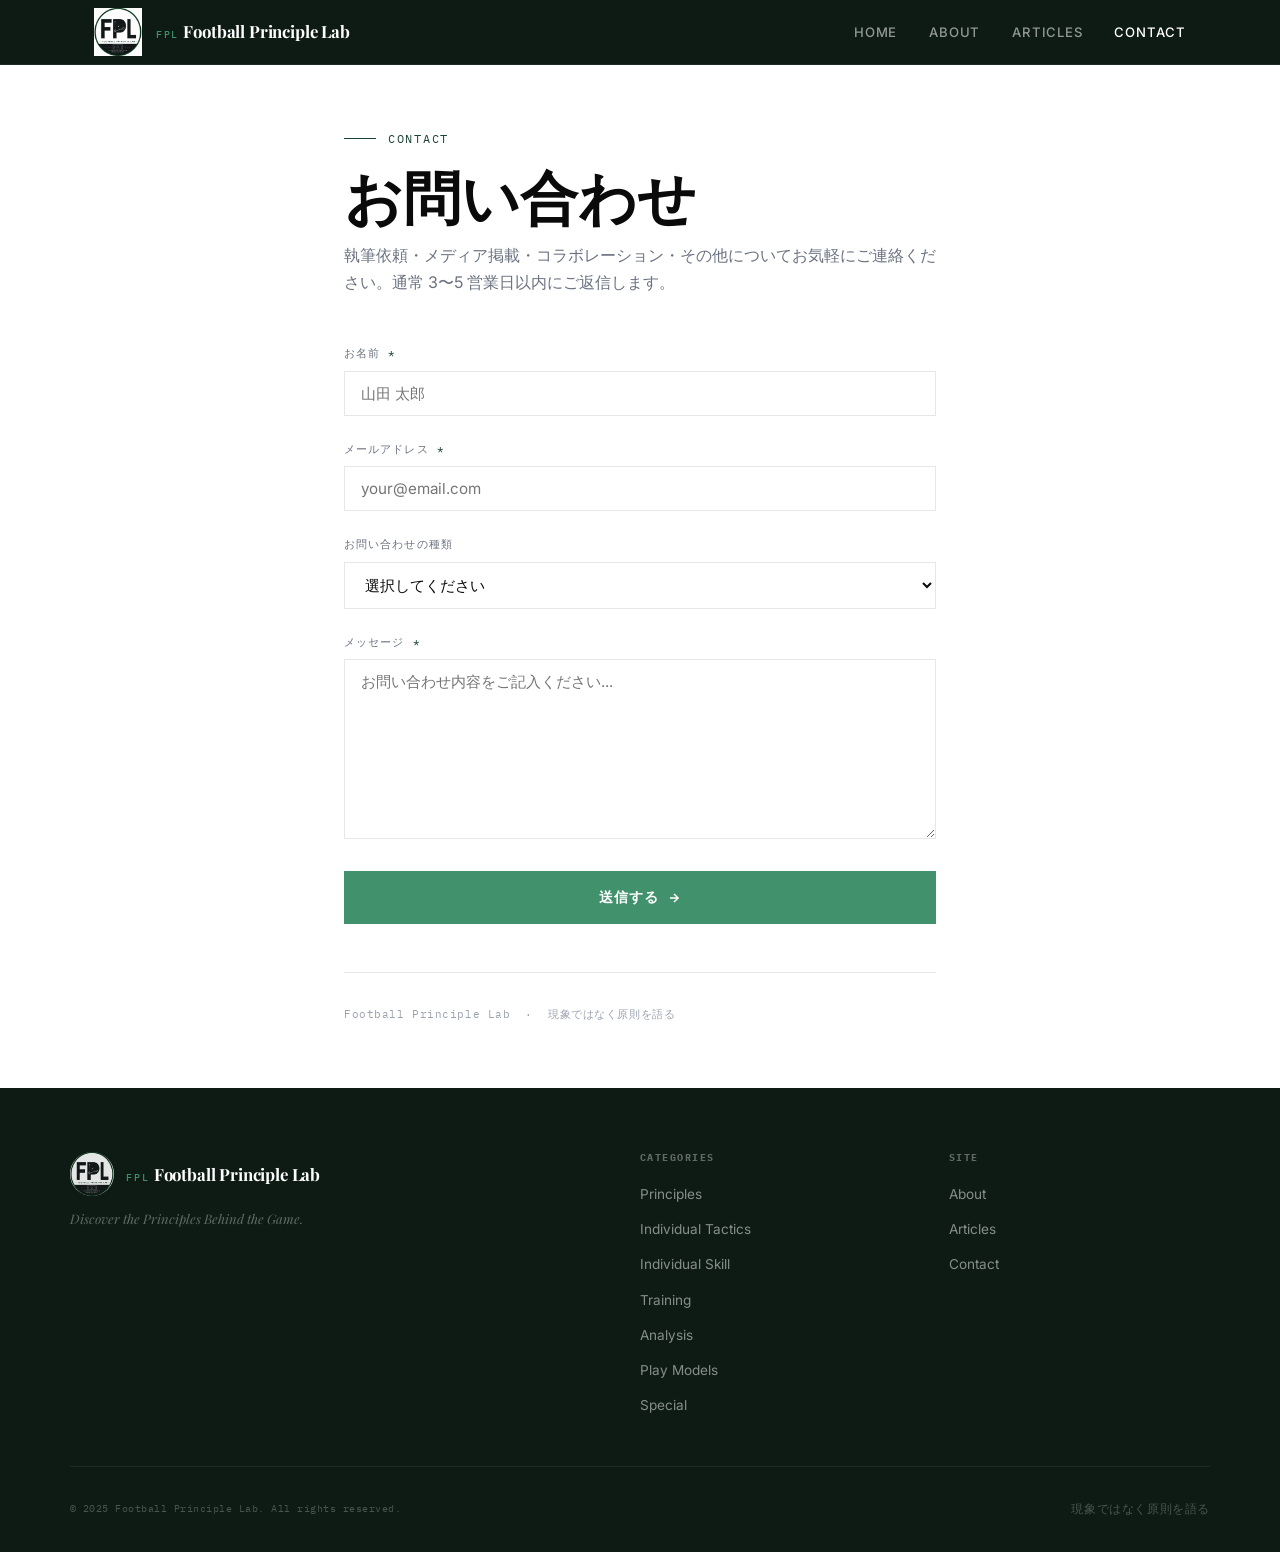
<file: contact.html>
<!DOCTYPE html>
<html lang="ja">
<head>
  <meta charset="UTF-8">
  <meta name="viewport" content="width=device-width, initial-scale=1.0">
  <title>Contact — Football Principle Lab</title>
  <meta name="description" content="Football Principle Labへのお問い合わせ。執筆依頼、メディア掲載、コラボレーションなどお気軽にご連絡ください。">
  <style>
/* ============================================
   Football Principle Lab — Global Styles v2
   ============================================ */

@import url('https://fonts.googleapis.com/css2?family=Playfair+Display:ital,wght@0,400;0,600;0,700;1,400&family=Inter:wght@300;400;500;600&family=IBM+Plex+Mono:wght@400;500&display=swap');

*, *::before, *::after { box-sizing: border-box; margin: 0; padding: 0; }

:root {
  --white:       #FFFFFF;
  --black:       #0A0A0A;
  --dark:        #0D1B14;
  --dark-2:      #152B1F;
  --green:       #1B4332;
  --green-light: #2D6A4F;
  --green-bright:#40916C;
  --green-pale:  #E8F0EB;
  --gray-100:    #F3F4F6;
  --gray-200:    #E5E7EB;
  --gray-400:    #9CA3AF;
  --gray-600:    #6B7280;
  --gray-800:    #374151;

  --font-display: 'Playfair Display', Georgia, serif;
  --font-body:    'Inter', system-ui, sans-serif;
  --font-mono:    'IBM Plex Mono', 'Courier New', monospace;

  --max-w: 1140px;
  --section-pad: 5rem 1.5rem;
}

html { scroll-behavior: smooth; }
body {
  font-family: var(--font-body);
  font-size: 16px;
  line-height: 1.7;
  color: var(--black);
  background: var(--white);
  -webkit-font-smoothing: antialiased;
}
a { color: inherit; text-decoration: none; }
img { max-width: 100%; display: block; }
ul { list-style: none; }

h1, h2, h3, h4 { font-family: var(--font-display); line-height: 1.2; }
h1 { font-size: clamp(2.2rem, 5vw, 3.6rem); font-weight: 700; }
h2 { font-size: clamp(1.6rem, 3vw, 2.2rem); font-weight: 600; }
h3 { font-size: clamp(1.05rem, 2vw, 1.3rem); font-weight: 600; }

.mono { font-family: var(--font-mono); font-size: 0.75rem; letter-spacing: 0.05em; }
.container { max-width: var(--max-w); margin: 0 auto; padding: 0 1.5rem; }
.section { padding: var(--section-pad); }

/* ============================================
   NAVIGATION
   ============================================ */
.site-header {
  position: sticky;
  top: 0;
  z-index: 100;
  background: var(--dark);
  border-bottom: 1px solid rgba(255,255,255,0.08);
}

.nav-inner {
  max-width: var(--max-w);
  margin: 0 auto;
  padding: 0 1.5rem;
  height: 64px;
  display: flex;
  align-items: center;
  justify-content: space-between;
}

.nav-logo { display: flex; flex-direction: column; }
.nav-logo-abbr {
  font-family: var(--font-mono);
  font-size: 0.6rem;
  color: var(--green-bright);
  letter-spacing: 0.2em;
  font-weight: 500;
}
.nav-logo-name {
  font-family: var(--font-display);
  font-size: 1.05rem;
  font-weight: 700;
  color: var(--white);
  letter-spacing: -0.01em;
}

.nav-links { display: flex; align-items: center; gap: 2rem; }
.nav-links a {
  font-size: 0.82rem;
  font-weight: 500;
  color: rgba(255,255,255,0.55);
  letter-spacing: 0.06em;
  text-transform: uppercase;
  transition: color 0.2s;
}
.nav-links a:hover, .nav-links a.active { color: var(--white); }

.hamburger {
  display: none;
  flex-direction: column;
  gap: 5px;
  background: none;
  border: none;
  cursor: pointer;
  padding: 4px;
}
.hamburger span { display: block; width: 22px; height: 1.5px; background: var(--white); }

.mobile-nav {
  display: none;
  background: var(--dark);
  border-top: 1px solid rgba(255,255,255,0.08);
  padding: 1.5rem;
}
.mobile-nav a {
  display: block;
  padding: 0.85rem 0;
  font-size: 0.9rem;
  font-weight: 500;
  text-transform: uppercase;
  letter-spacing: 0.05em;
  border-bottom: 1px solid rgba(255,255,255,0.06);
  color: rgba(255,255,255,0.7);
}
.mobile-nav a:last-child { border-bottom: none; }

/* ============================================
   HERO — Dark full-bleed with pitch photo
   ============================================ */
.hero {
  position: relative;
  min-height: 92vh;
  display: flex;
  align-items: center;
  overflow: hidden;
  background: var(--dark);
}

.hero-bg {
  position: absolute;
  inset: 0;
  background-image: url('https://images.unsplash.com/photo-1529900748604-07564a03e7a6?w=1800&auto=format&fit=crop&q=70');
  background-size: cover;
  background-position: center 40%;
  opacity: 0.22;
}

.hero-inner {
  max-width: var(--max-w);
  margin: 0 auto;
  padding: 6rem 1.5rem 5rem;
  position: relative;
  z-index: 1;
  width: 100%;
}

.hero-eyebrow {
  font-family: var(--font-mono);
  font-size: 0.7rem;
  letter-spacing: 0.2em;
  color: var(--green-bright);
  text-transform: uppercase;
  margin-bottom: 1.5rem;
  display: flex;
  align-items: center;
  gap: 0.75rem;
}
.hero-eyebrow::before {
  content: '';
  display: block;
  width: 2.5rem;
  height: 1px;
  background: var(--green-bright);
}

.hero-title {
  max-width: 760px;
  margin-bottom: 1.5rem;
  font-weight: 700;
  color: var(--white);
  line-height: 1.1;
}
.hero-title em { font-style: italic; color: var(--green-bright); }

.hero-sub {
  font-size: 1.05rem;
  color: rgba(255,255,255,0.6);
  max-width: 520px;
  margin-bottom: 3rem;
  font-weight: 300;
  line-height: 1.8;
}

.hero-actions { display: flex; gap: 1rem; flex-wrap: wrap; margin-bottom: 4rem; }

.btn-primary {
  display: inline-flex; align-items: center; gap: 0.5rem;
  background: var(--green-bright);
  color: var(--white);
  padding: 0.85rem 2rem;
  font-size: 0.82rem; font-weight: 600;
  letter-spacing: 0.07em; text-transform: uppercase;
  border: 1px solid var(--green-bright);
  transition: background 0.2s, border-color 0.2s;
}
.btn-primary:hover { background: var(--green-light); border-color: var(--green-light); }

.btn-secondary {
  display: inline-flex; align-items: center; gap: 0.5rem;
  background: transparent;
  color: var(--white);
  padding: 0.85rem 2rem;
  font-size: 0.82rem; font-weight: 500;
  letter-spacing: 0.07em; text-transform: uppercase;
  border: 1px solid rgba(255,255,255,0.25);
  transition: border-color 0.2s;
}
.btn-secondary:hover { border-color: rgba(255,255,255,0.7); }

/* Stats bar inside hero */
.hero-stats {
  display: flex;
  gap: 3rem;
  padding-top: 3rem;
  border-top: 1px solid rgba(255,255,255,0.1);
}
.hero-stat-num {
  font-family: var(--font-display);
  font-size: 2rem;
  font-weight: 700;
  color: var(--white);
  line-height: 1;
  margin-bottom: 0.25rem;
}
.hero-stat-num span { color: var(--green-bright); }
.hero-stat-label {
  font-family: var(--font-mono);
  font-size: 0.65rem;
  letter-spacing: 0.12em;
  color: rgba(255,255,255,0.4);
  text-transform: uppercase;
}

/* ============================================
   QUICK ACCESS — Article categories strip
   ============================================ */
.quick-access {
  background: var(--dark-2);
  border-bottom: 1px solid rgba(255,255,255,0.06);
  padding: 0;
  overflow-x: auto;
}
.quick-access-inner {
  max-width: var(--max-w);
  margin: 0 auto;
  display: flex;
  padding: 0 1.5rem;
}
.quick-access-item {
  display: flex;
  align-items: center;
  gap: 0.6rem;
  padding: 1.1rem 1.5rem;
  font-family: var(--font-mono);
  font-size: 0.7rem;
  letter-spacing: 0.1em;
  text-transform: uppercase;
  color: rgba(255,255,255,0.45);
  white-space: nowrap;
  border-right: 1px solid rgba(255,255,255,0.06);
  transition: color 0.2s, background 0.2s;
  cursor: pointer;
}
.quick-access-item:first-child { border-left: none; }
.quick-access-item:hover { color: var(--white); background: rgba(255,255,255,0.04); }
.quick-access-item .dot {
  width: 6px; height: 6px;
  background: var(--green-bright);
  border-radius: 50%;
  flex-shrink: 0;
}

/* ============================================
   SECTION HEADERS (light sections)
   ============================================ */
.section-header {
  display: flex;
  align-items: baseline;
  justify-content: space-between;
  margin-bottom: 2.5rem;
  padding-bottom: 1rem;
  border-bottom: 1px solid var(--gray-200);
}
.section-label {
  font-family: var(--font-mono);
  font-size: 0.68rem;
  letter-spacing: 0.15em;
  color: var(--green);
  text-transform: uppercase;
  display: block;
  margin-bottom: 0.35rem;
}
.section-title { font-size: 1.2rem; }
.section-link {
  font-family: var(--font-mono);
  font-size: 0.7rem;
  letter-spacing: 0.08em;
  color: var(--gray-600);
  text-transform: uppercase;
  display: flex; align-items: center; gap: 0.4rem;
  flex-shrink: 0; transition: color 0.2s;
}
.section-link:hover { color: var(--black); }

/* ============================================
   ARTICLE CARDS
   ============================================ */
.articles-grid {
  display: grid;
  grid-template-columns: repeat(3, 1fr);
  gap: 0;
  border: 1px solid var(--gray-200);
}

.article-card {
  padding: 0;
  border-right: 1px solid var(--gray-200);
  border-bottom: 1px solid var(--gray-200);
  position: relative;
  transition: background 0.2s;
  overflow: hidden;
}
.article-card:nth-child(3n) { border-right: none; }
.article-card:hover { background: var(--gray-100); }

.card-thumbnail {
  width: 100%; height: 180px;
  object-fit: cover;
  display: block;
  filter: grayscale(15%);
  transition: filter 0.3s, transform 0.4s;
}
.article-card:hover .card-thumbnail { filter: grayscale(0%); transform: scale(1.03); }
.card-body { padding: 1.5rem; }

.article-card--featured { grid-column: span 2; }
.article-card--featured .card-thumbnail { height: 240px; }

.card-number {
  font-family: var(--font-mono);
  font-size: 0.62rem; color: var(--gray-400);
  letter-spacing: 0.1em; margin-bottom: 0.6rem;
}
.card-category {
  display: inline-block;
  font-family: var(--font-mono);
  font-size: 0.62rem; letter-spacing: 0.1em;
  text-transform: uppercase;
  color: var(--green); background: var(--green-pale);
  padding: 0.2rem 0.6rem; margin-bottom: 0.7rem;
}
.card-title {
  font-size: 1.05rem; font-weight: 600;
  line-height: 1.35; margin-bottom: 0.6rem;
  font-family: var(--font-display);
}
.card-title a { transition: color 0.2s; }
.card-title a:hover { color: var(--green); }
.card-excerpt { font-size: 0.84rem; color: var(--gray-600); line-height: 1.6; margin-bottom: 0.9rem; }
.card-meta {
  font-family: var(--font-mono);
  font-size: 0.62rem; color: var(--gray-400);
  letter-spacing: 0.05em;
  display: flex; gap: 1rem;
}

/* ============================================
   ABOUT STRIP — Dark
   ============================================ */
.about-strip {
  background: var(--dark);
  color: var(--white);
  padding: 5rem 1.5rem;
  position: relative;
  overflow: hidden;
}
.about-strip::before {
  content: '';
  position: absolute;
  top: 0; left: 0; right: 0; bottom: 0;
  background-image: url('https://images.unsplash.com/photo-1508098682722-e99c643e7f0c?w=1400&auto=format&fit=crop&q=50');
  background-size: cover;
  background-position: center;
  opacity: 0.08;
}
.about-strip-inner {
  max-width: var(--max-w);
  margin: 0 auto;
  display: grid;
  grid-template-columns: 1fr 1fr;
  gap: 5rem;
  align-items: center;
  position: relative;
  z-index: 1;
}
.about-en {
  font-family: var(--font-display);
  font-size: clamp(1.5rem, 2.5vw, 2rem);
  font-style: italic;
  font-weight: 400;
  line-height: 1.45;
  color: var(--white);
}
.about-ja { font-size: 0.9rem; color: rgba(255,255,255,0.5); line-height: 2.2; font-weight: 300; }
.about-cta {
  margin-top: 1.75rem;
  display: inline-flex; align-items: center; gap: 0.5rem;
  font-family: var(--font-mono);
  font-size: 0.7rem; letter-spacing: 0.12em; text-transform: uppercase;
  color: var(--green-bright);
  border-bottom: 1px solid var(--green-bright);
  padding-bottom: 2px;
  transition: opacity 0.2s;
}
.about-cta:hover { opacity: 0.7; }

/* ============================================
   POPULAR
   ============================================ */
.two-col { display: grid; grid-template-columns: 1fr 300px; gap: 3rem; align-items: start; }

.popular-list { border: 1px solid var(--gray-200); }
.popular-item {
  display: grid; grid-template-columns: 52px 1fr;
  gap: 1.25rem; padding: 1.35rem 1.5rem;
  border-bottom: 1px solid var(--gray-200);
  align-items: start; transition: background 0.2s;
}
.popular-item:last-child { border-bottom: none; }
.popular-item:hover { background: var(--gray-100); }
.popular-num {
  font-family: var(--font-display);
  font-size: 1.6rem; font-weight: 700;
  color: var(--gray-200); line-height: 1; padding-top: 0.2rem;
}
.popular-title { font-family: var(--font-display); font-size: 1rem; font-weight: 600; line-height: 1.35; margin-bottom: 0.35rem; }
.popular-title a:hover { color: var(--green); }

/* ============================================
   SIDEBAR / ADS
   ============================================ */
.ad-block {
  border: 1px dashed var(--gray-200);
  display: flex; align-items: center; justify-content: center;
  flex-direction: column; gap: 0.5rem;
  color: var(--gray-400); background: var(--gray-100);
  margin-bottom: 1.5rem;
}
.ad-block--rect { height: 250px; }
.ad-block--tall { height: 600px; }
.ad-label { font-family: var(--font-mono); font-size: 0.62rem; letter-spacing: 0.1em; text-transform: uppercase; }

/* ============================================
   CATEGORIES
   ============================================ */
.categories-grid {
  display: grid;
  grid-template-columns: repeat(5, 1fr);
  gap: 0;
  border: 1px solid var(--gray-200);
}
.category-item {
  padding: 1.5rem 1.25rem;
  border-right: 1px solid var(--gray-200);
  cursor: pointer; transition: background 0.2s;
}
.category-item:last-child { border-right: none; }
.category-item:hover { background: var(--gray-100); }
.category-num { font-family: var(--font-mono); font-size: 0.6rem; color: var(--gray-400); letter-spacing: 0.1em; margin-bottom: 0.65rem; }
.category-name { font-family: var(--font-display); font-size: 0.95rem; font-weight: 600; margin-bottom: 0.4rem; }
.category-count { font-family: var(--font-mono); font-size: 0.62rem; color: var(--green); letter-spacing: 0.05em; }
.category-desc { font-size: 0.77rem; color: var(--gray-600); margin-top: 0.4rem; line-height: 1.5; }

/* ============================================
   ABOUT PAGE
   ============================================ */
.about-hero { padding: 5rem 1.5rem 3.5rem; border-bottom: 1px solid var(--gray-200); }
.about-content { max-width: 720px; margin: 0 auto; }
.about-content h2 { margin: 2.5rem 0 1rem; font-size: 1.3rem; }
.about-content p { color: var(--gray-800); line-height: 1.9; margin-bottom: 1.25rem; }
.philosophy-block {
  background: var(--dark);
  color: var(--white);
  padding: 3rem; margin: 3rem 0;
  border-left: 3px solid var(--green-bright);
}
.philosophy-block .en { font-family: var(--font-display); font-size: 1.5rem; font-style: italic; line-height: 1.5; margin-bottom: 1rem; }
.philosophy-block .ja { font-size: 0.9rem; color: rgba(255,255,255,0.45); line-height: 2.2; }

/* ============================================
   ARTICLES PAGE
   ============================================ */
.articles-hero { padding: 4rem 1.5rem 3rem; border-bottom: 1px solid var(--gray-200); }
.filter-btn {
  font-family: var(--font-mono); font-size: 0.68rem;
  letter-spacing: 0.08em; text-transform: uppercase;
  padding: 0.4rem 0.9rem;
  border: 1px solid var(--gray-200);
  background: var(--white); cursor: pointer;
  transition: all 0.2s; color: var(--gray-600);
}
.filter-btn:hover, .filter-btn.active { background: var(--black); color: var(--white); border-color: var(--black); }
.search-bar { display: flex; margin-bottom: 2.5rem; max-width: 480px; }
.search-bar input {
  flex: 1; padding: 0.65rem 1rem;
  border: 1px solid var(--gray-200); border-right: none;
  font-family: var(--font-body); font-size: 0.9rem;
  outline: none; background: var(--white);
}
.search-bar input:focus { border-color: var(--black); }
.search-bar button {
  padding: 0.65rem 1.25rem;
  background: var(--black); color: var(--white);
  border: 1px solid var(--black); cursor: pointer;
  font-family: var(--font-mono); font-size: 0.72rem;
  letter-spacing: 0.08em; text-transform: uppercase;
}

/* ============================================
   ARTICLE (Single)
   ============================================ */
.article-layout {
  max-width: var(--max-w); margin: 0 auto;
  padding: 3rem 1.5rem;
  display: grid; grid-template-columns: 1fr 280px;
  gap: 4rem; align-items: start;
}
.article-header { margin-bottom: 2.5rem; padding-bottom: 2rem; border-bottom: 1px solid var(--gray-200); }
.article-header h1 { font-size: clamp(1.8rem, 3.5vw, 2.8rem); margin-bottom: 1rem; }
.article-header .lead { font-size: 1.08rem; color: var(--gray-600); line-height: 1.8; margin-bottom: 1.5rem; }
.article-header .article-meta { font-family: var(--font-mono); font-size: 0.68rem; color: var(--gray-400); letter-spacing: 0.05em; }
.article-body { font-size: 1rem; line-height: 1.9; color: var(--gray-800); }
.article-body h2 { font-size: 1.4rem; margin: 2.5rem 0 1rem; padding-top: 2rem; border-top: 1px solid var(--gray-200); color: var(--black); }
.article-body h3 { font-size: 1.1rem; margin: 2rem 0 0.75rem; color: var(--black); }
.article-body p { margin-bottom: 1.5rem; }
.article-body ul { margin: 1rem 0 1.5rem 1.5rem; list-style: disc; }
.article-body li { margin-bottom: 0.5rem; }
.article-body blockquote {
  border-left: 3px solid var(--green-bright);
  padding: 1rem 1.5rem; background: var(--gray-100);
  margin: 2rem 0; font-style: italic; color: var(--gray-800);
}
.toc {
  border: 1px solid var(--gray-200); padding: 1.5rem;
  margin-bottom: 1.5rem; position: sticky; top: 80px;
}
.toc-title { font-family: var(--font-mono); font-size: 0.68rem; letter-spacing: 0.12em; text-transform: uppercase; color: var(--green); margin-bottom: 1rem; }
.toc ol { counter-reset: toc; padding: 0; }
.toc li { counter-increment: toc; margin-bottom: 0.5rem; font-size: 0.82rem; line-height: 1.5; }
.toc li::before { content: counter(toc) ". "; font-family: var(--font-mono); font-size: 0.68rem; color: var(--gray-400); }
.toc a { color: var(--gray-600); transition: color 0.2s; }
.toc a:hover { color: var(--black); }
.related { margin-top: 4rem; padding-top: 2rem; border-top: 1px solid var(--gray-200); }

/* ============================================
   CONTACT PAGE
   ============================================ */
.contact-layout { max-width: 640px; margin: 0 auto; padding: 4rem 1.5rem; }
.contact-layout h1 { margin-bottom: 0.75rem; }
.contact-layout > p { color: var(--gray-600); margin-bottom: 3rem; }
.form-group { margin-bottom: 1.5rem; }
.form-group label {
  display: block; font-family: var(--font-mono);
  font-size: 0.68rem; letter-spacing: 0.1em; text-transform: uppercase;
  color: var(--gray-600); margin-bottom: 0.5rem;
}
.form-group input,
.form-group select,
.form-group textarea {
  width: 100%; padding: 0.75rem 1rem;
  border: 1px solid var(--gray-200);
  font-family: var(--font-body); font-size: 0.95rem;
  outline: none; transition: border-color 0.2s;
  background: var(--white); color: var(--black);
}
.form-group input:focus,
.form-group select:focus,
.form-group textarea:focus { border-color: var(--black); }
.form-group textarea { min-height: 180px; resize: vertical; }

/* ============================================
   FOOTER
   ============================================ */
.site-footer {
  background: var(--dark);
  color: var(--white);
  padding: 4rem 1.5rem 2rem;
}
.footer-inner { max-width: var(--max-w); margin: 0 auto; }
.footer-top {
  display: grid; grid-template-columns: 2fr 1fr 1fr;
  gap: 3rem; padding-bottom: 2.5rem;
  border-bottom: 1px solid rgba(255,255,255,0.07);
  margin-bottom: 2rem;
}
.footer-tagline { font-size: 0.82rem; color: rgba(255,255,255,0.35); margin-top: 0.75rem; font-style: italic; font-family: var(--font-display); }
.footer-col h4 { font-family: var(--font-mono); font-size: 0.62rem; letter-spacing: 0.15em; text-transform: uppercase; color: rgba(255,255,255,0.35); margin-bottom: 1rem; }
.footer-col ul li { margin-bottom: 0.5rem; }
.footer-col ul li a { font-size: 0.85rem; color: rgba(255,255,255,0.5); transition: color 0.2s; }
.footer-col ul li a:hover { color: var(--white); }
.footer-bottom {
  display: flex; justify-content: space-between; align-items: center;
  font-family: var(--font-mono); font-size: 0.62rem;
  color: rgba(255,255,255,0.25); letter-spacing: 0.05em;
}

/* ============================================
   RESPONSIVE
   ============================================ */
@media (max-width: 1024px) {
  .categories-grid { grid-template-columns: repeat(3, 1fr); }
  .category-item:nth-child(3n) { border-right: none; }
  .two-col { grid-template-columns: 1fr; }
  .article-layout { grid-template-columns: 1fr; }
  .toc { position: static; }
  .footer-top { grid-template-columns: 1fr 1fr; }
  .about-strip-inner { grid-template-columns: 1fr; gap: 2.5rem; }
}

@media (max-width: 768px) {
  :root { --section-pad: 3.5rem 1.25rem; }
  .nav-links { display: none; }
  .hamburger { display: flex; }
  .hero { min-height: 80vh; }
  .hero-stats { gap: 1.5rem; flex-wrap: wrap; }
  .articles-grid { grid-template-columns: 1fr; }
  .article-card--featured { grid-column: span 1; }
  .article-card:nth-child(3n) { border-right: none; }
  .article-card { border-right: none; }
  .categories-grid { grid-template-columns: 1fr 1fr; }
  .category-item:nth-child(2n) { border-right: none; }
  .footer-top { grid-template-columns: 1fr; gap: 2rem; }
  .footer-bottom { flex-direction: column; gap: 0.75rem; text-align: center; }
  .quick-access-inner { padding: 0 0.5rem; }
}

@media (max-width: 480px) {
  .categories-grid { grid-template-columns: 1fr; }
  .category-item { border-right: none !important; }
  .hero-actions { flex-direction: column; }
  .btn-primary, .btn-secondary { width: 100%; justify-content: center; }
  .hero-stats { gap: 1.25rem; }
}

</style>
</head>
<body>

<header class="site-header">
  <nav class="nav-inner">
    <a href="index.html" class="nav-logo" style="flex-direction:row;align-items:center;gap:0.85rem;">
      <img src="logo.png" alt="FPL Logo" style="width:48px;height:48px;object-fit:contain;">
      <div>
        <span class="nav-logo-abbr">FPL</span>
        <span class="nav-logo-name">Football Principle Lab</span>
      </div>
    </a>
    <div class="nav-links">
      <a href="index.html">Home</a>
      <a href="about.html">About</a>
      <a href="articles.html">Articles</a>
      <a href="contact.html" class="active">Contact</a>
    </div>
    <button class="hamburger" id="hamburger" aria-label="Menu">
      <span></span><span></span><span></span>
    </button>
  </nav>
  <div class="mobile-nav" id="mobileNav" style="display:none;">
    <a href="index.html">Home</a>
    <a href="about.html">About</a>
    <a href="articles.html">Articles</a>
    <a href="contact.html">Contact</a>
  </div>
</header>

<div class="contact-layout">
  <p style="font-family:var(--font-mono);font-size:0.72rem;letter-spacing:0.15em;color:var(--green);text-transform:uppercase;margin-bottom:0.75rem;display:flex;align-items:center;gap:0.75rem;">
    <span style="display:block;width:2rem;height:1px;background:var(--green);"></span>
    Contact
  </p>
  <h1 style="margin-bottom:0.75rem;">お問い合わせ</h1>
  <p>執筆依頼・メディア掲載・コラボレーション・その他についてお気軽にご連絡ください。通常 3〜5 営業日以内にご返信します。</p>

  <form id="contactForm" action="#" method="post" novalidate>

    <div class="form-group">
      <label for="name">お名前 <span style="color:var(--green);">*</span></label>
      <input type="text" id="name" name="name" placeholder="山田 太郎" required>
    </div>

    <div class="form-group">
      <label for="email">メールアドレス <span style="color:var(--green);">*</span></label>
      <input type="email" id="email" name="email" placeholder="your@email.com" required>
    </div>

    <div class="form-group">
      <label for="subject">お問い合わせの種類</label>
      <select id="subject" name="subject">
        <option value="">選択してください</option>
        <option value="writing">執筆依頼</option>
        <option value="media">メディア掲載</option>
        <option value="collab">コラボレーション</option>
        <option value="feedback">フィードバック</option>
        <option value="other">その他</option>
      </select>
    </div>

    <div class="form-group">
      <label for="message">メッセージ <span style="color:var(--green);">*</span></label>
      <textarea id="message" name="message" placeholder="お問い合わせ内容をご記入ください..." required></textarea>
    </div>

    <button type="submit" class="btn-primary" style="width:100%;justify-content:center;font-size:0.9rem;padding:1rem;">
      送信する
      <svg width="14" height="14" viewBox="0 0 24 24" fill="none" stroke="currentColor" stroke-width="2.5"><path d="M5 12h14M12 5l7 7-7 7"/></svg>
    </button>

    <p id="formMsg" style="display:none;margin-top:1.25rem;padding:1rem;border:1px solid var(--green);font-size:0.9rem;color:var(--green);font-family:var(--font-mono);">
      ✓ 送信が完了しました。ありがとうございます。
    </p>

  </form>

  <div style="margin-top:3rem;padding-top:2rem;border-top:1px solid var(--gray-200);">
    <p style="font-family:var(--font-mono);font-size:0.7rem;color:var(--gray-400);letter-spacing:0.05em;">
      Football Principle Lab &nbsp;·&nbsp; 現象ではなく原則を語る
    </p>
  </div>
</div>

<footer class="site-footer">
  <div class="footer-inner">
    <div class="footer-top">
      <div class="footer-brand">
        <div class="nav-logo" style="flex-direction:row;align-items:center;gap:0.75rem;">
          <img src="logo.png" alt="FPL Logo" style="width:44px;height:44px;object-fit:contain;border-radius:50%;opacity:0.9;">
          <div>
            <span class="nav-logo-abbr">FPL</span>
            <span class="nav-logo-name">Football Principle Lab</span>
          </div>
        </div>
        <p class="footer-tagline">Discover the Principles Behind the Game.</p>
      </div>
      <div class="footer-col">
        <h4>Categories</h4>
        <ul>
          <li><a href="articles.html?cat=principles">Principles</a></li>
          <li><a href="articles.html?cat=individual">Individual Tactics</a></li>
          <li><a href="articles.html?cat=skill">Individual Skill</a></li>
          <li><a href="articles.html?cat=training">Training</a></li>
          <li><a href="articles.html?cat=analysis">Analysis</a></li>
          <li><a href="articles.html?cat=playmodels">Play Models</a></li>
          <li><a href="articles.html?cat=special">Special</a></li>
        </ul>
      </div>
      <div class="footer-col">
        <h4>Site</h4>
        <ul>
          <li><a href="about.html">About</a></li>
          <li><a href="articles.html">Articles</a></li>
          <li><a href="contact.html">Contact</a></li>
        </ul>
      </div>
    </div>
    <div class="footer-bottom">
      <span>© 2025 Football Principle Lab. All rights reserved.</span>
      <span class="mono">現象ではなく原則を語る</span>
    </div>
  </div>
</footer>

<script>
  document.getElementById('hamburger').addEventListener('click', function() {
    var nav = document.getElementById('mobileNav');
    nav.style.display = nav.style.display === 'block' ? 'none' : 'block';
  });

  document.getElementById('contactForm').addEventListener('submit', function(e) {
    e.preventDefault();
    document.getElementById('formMsg').style.display = 'block';
    this.reset();
    window.scrollTo({ top: document.getElementById('formMsg').offsetTop - 100, behavior: 'smooth' });
  });
</script>
</body>
</html>
</file>
